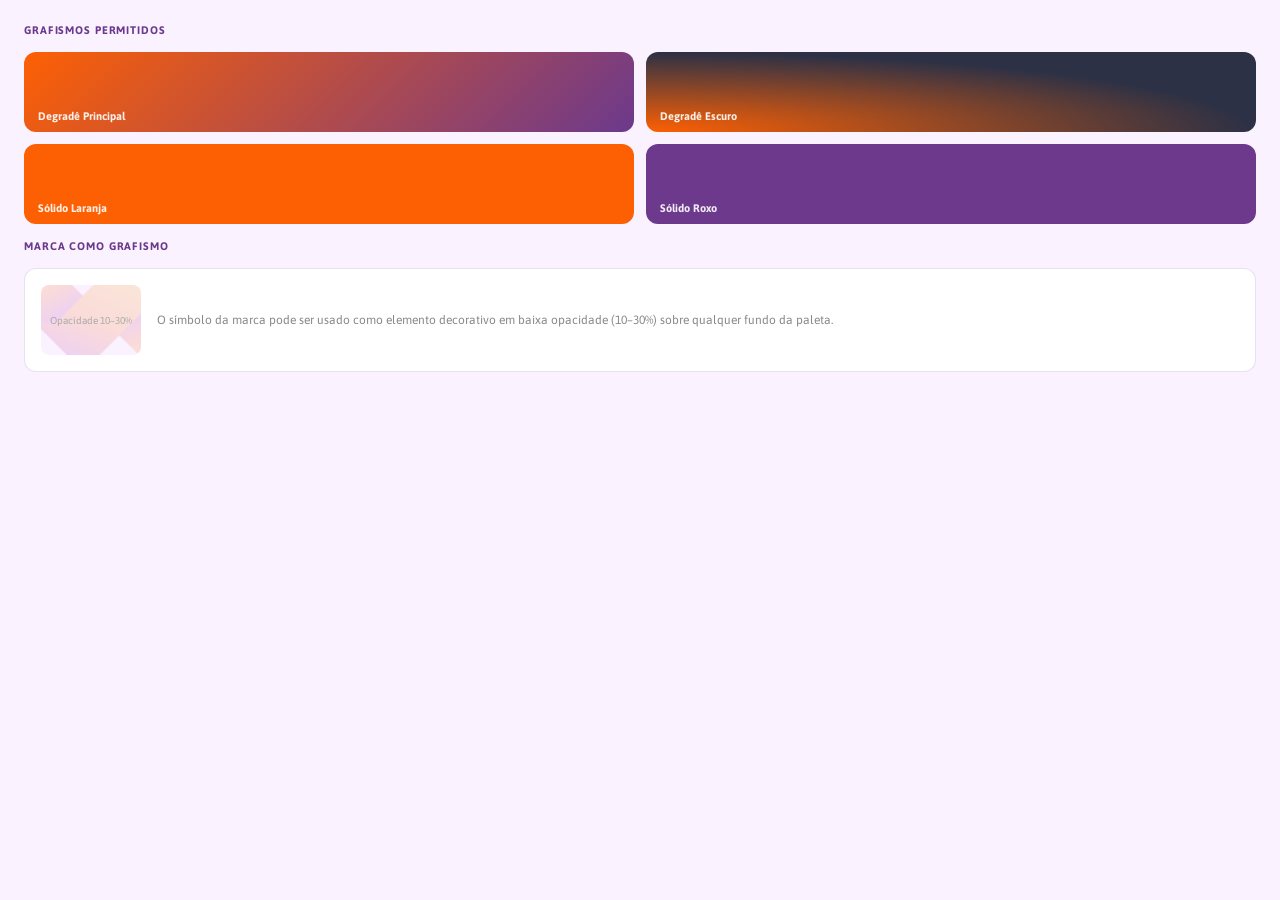
<file: preview/brand-grafismos.html>
<!DOCTYPE html>
<html><head><meta charset="UTF-8">
<link href="https://fonts.googleapis.com/css2?family=ASAP:wght@400;700&display=swap" rel="stylesheet">
<style>
* { margin: 0; box-sizing: border-box; }
body { font-family: 'ASAP', sans-serif; background: #FAF3FF; padding: 24px; display: flex; flex-direction: column; gap: 16px; }
.grid { display: grid; grid-template-columns: 1fr 1fr; gap: 12px; }
.grad-box { height: 80px; border-radius: 12px; display: flex; align-items: flex-end; padding: 10px 14px; }
.grad-label { font-size: 11px; font-weight: 700; color: rgba(255,255,255,0.9); }
.section-label { font-size: 11px; font-weight: 700; color: #6C398D; text-transform: uppercase; letter-spacing: 0.08em; }
.grafismo-box { border-radius: 12px; background: #fff; border: 1px solid rgba(108,57,141,0.15); padding: 16px; display: flex; align-items: center; gap: 16px; }
.gfx { position: relative; width: 100px; height: 70px; overflow: hidden; border-radius: 8px; background: #FAF3FF; }
.gfx img { position: absolute; width: 160%; opacity: 0.15; top: -20%; left: -20%; }
.gfx-outline img { opacity: 0; }
.gfx-desc { font-size: 12px; color: #888; line-height: 1.5; }
</style>
</head><body>

<div class="section-label">Grafismos permitidos</div>
<div class="grid">
  <div class="grad-box" style="background:linear-gradient(135deg,#FD6003,#6C398D)">
    <div class="grad-label">Degradê Principal</div>
  </div>
  <div class="grad-box" style="background:radial-gradient(ellipse at bottom left,#FD6003,#2D3145 70%)">
    <div class="grad-label">Degradê Escuro</div>
  </div>
  <div class="grad-box" style="background:#FD6003">
    <div class="grad-label">Sólido Laranja</div>
  </div>
  <div class="grad-box" style="background:#6C398D">
    <div class="grad-label">Sólido Roxo</div>
  </div>
</div>

<div class="section-label">Marca como grafismo</div>
<div class="grafismo-box">
  <div class="gfx">
    <img src="../assets/seufisio-icon.png" alt="">
    <div style="position:absolute;inset:0;display:flex;align-items:center;justify-content:center;font-size:10px;color:#aaa">Opacidade 10–30%</div>
  </div>
  <div class="gfx-desc">O símbolo da marca pode ser usado como elemento decorativo em baixa opacidade (10–30%) sobre qualquer fundo da paleta.</div>
</div>

</body></html>
</file>
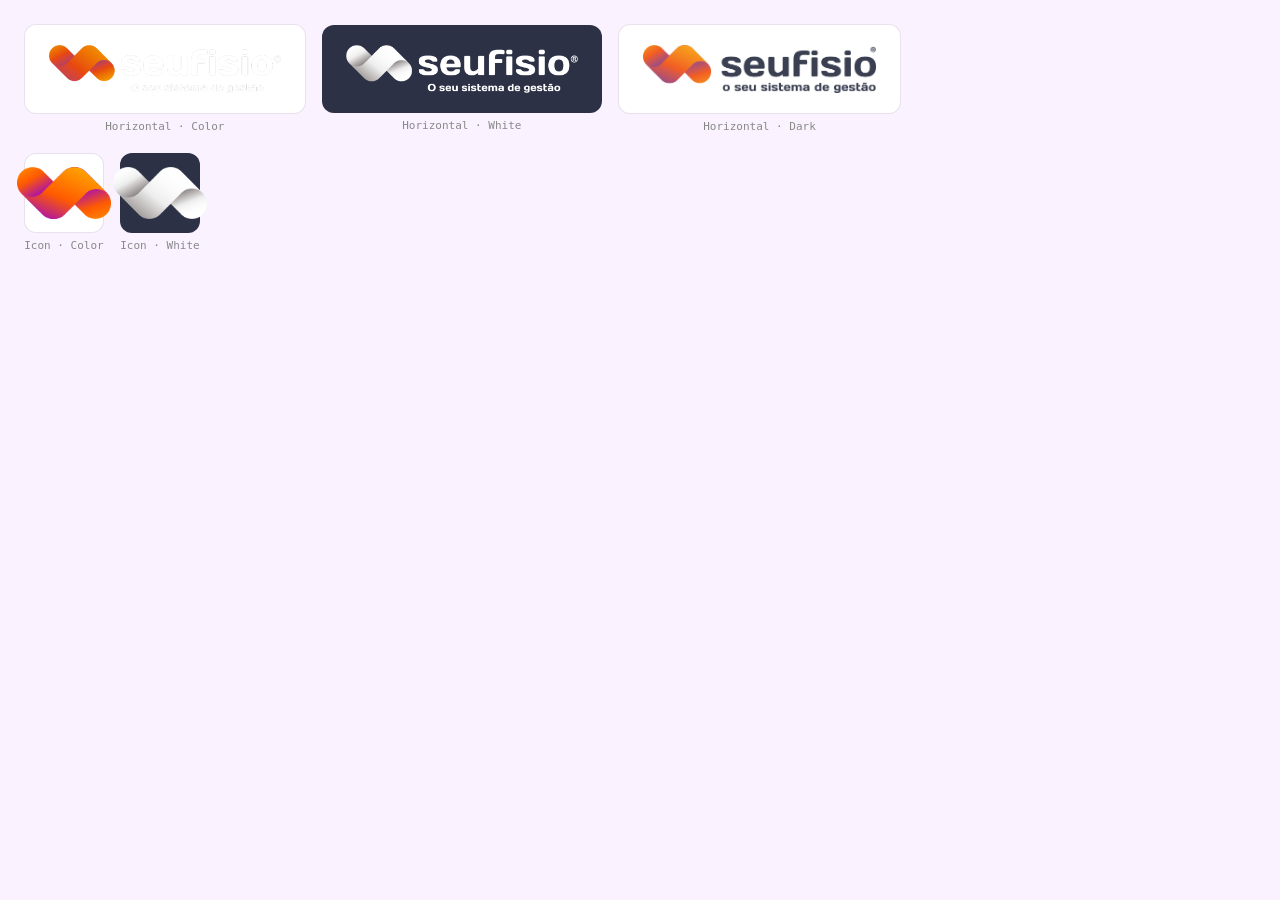
<file: preview/brand-logos.html>
<!DOCTYPE html>
<html><head><meta charset="UTF-8">
<link href="https://fonts.googleapis.com/css2?family=ASAP:wght@400;700&display=swap" rel="stylesheet">
<style>
* { margin: 0; box-sizing: border-box; }
body { font-family: 'ASAP', sans-serif; background: #FAF3FF; padding: 24px; display: flex; flex-direction: column; gap: 20px; }
.row { display: flex; gap: 16px; align-items: center; flex-wrap: wrap; }
.logo-box { border-radius: 12px; display: flex; align-items: center; justify-content: center; padding: 20px 24px; }
img { display: block; max-height: 48px; width: auto; }
.label { font-size: 11px; color: #888; margin-top: 6px; text-align: center; font-family: monospace; }
.item { display: flex; flex-direction: column; align-items: center; }
</style>
</head><body>

<div class="row">
  <div class="item">
    <div class="logo-box" style="background:#fff;border:1px solid rgba(108,57,141,0.15)">
      <img src="../assets/seufisio-horizon.png" alt="logo horizon color">
    </div>
    <div class="label">Horizontal · Color</div>
  </div>
  <div class="item">
    <div class="logo-box" style="background:#2D3145">
      <img src="../assets/seufisio-white-horizon.png" alt="logo horizon white">
    </div>
    <div class="label">Horizontal · White</div>
  </div>
  <div class="item">
    <div class="logo-box" style="background:#fff;border:1px solid rgba(108,57,141,0.15)">
      <img src="../assets/seufisio-black-horizon.png" alt="logo horizon dark">
    </div>
    <div class="label">Horizontal · Dark</div>
  </div>
</div>

<div class="row">
  <div class="item">
    <div class="logo-box" style="background:#fff;border:1px solid rgba(108,57,141,0.15);width:80px;height:80px;">
      <img src="../assets/seufisio-icon.png" alt="icon color" style="max-height:52px">
    </div>
    <div class="label">Icon · Color</div>
  </div>
  <div class="item">
    <div class="logo-box" style="background:#2D3145;width:80px;height:80px;">
      <img src="../assets/seufisio-white-icon.png" alt="icon white" style="max-height:52px">
    </div>
    <div class="label">Icon · White</div>
  </div>
</div>

</body></html>
</file>
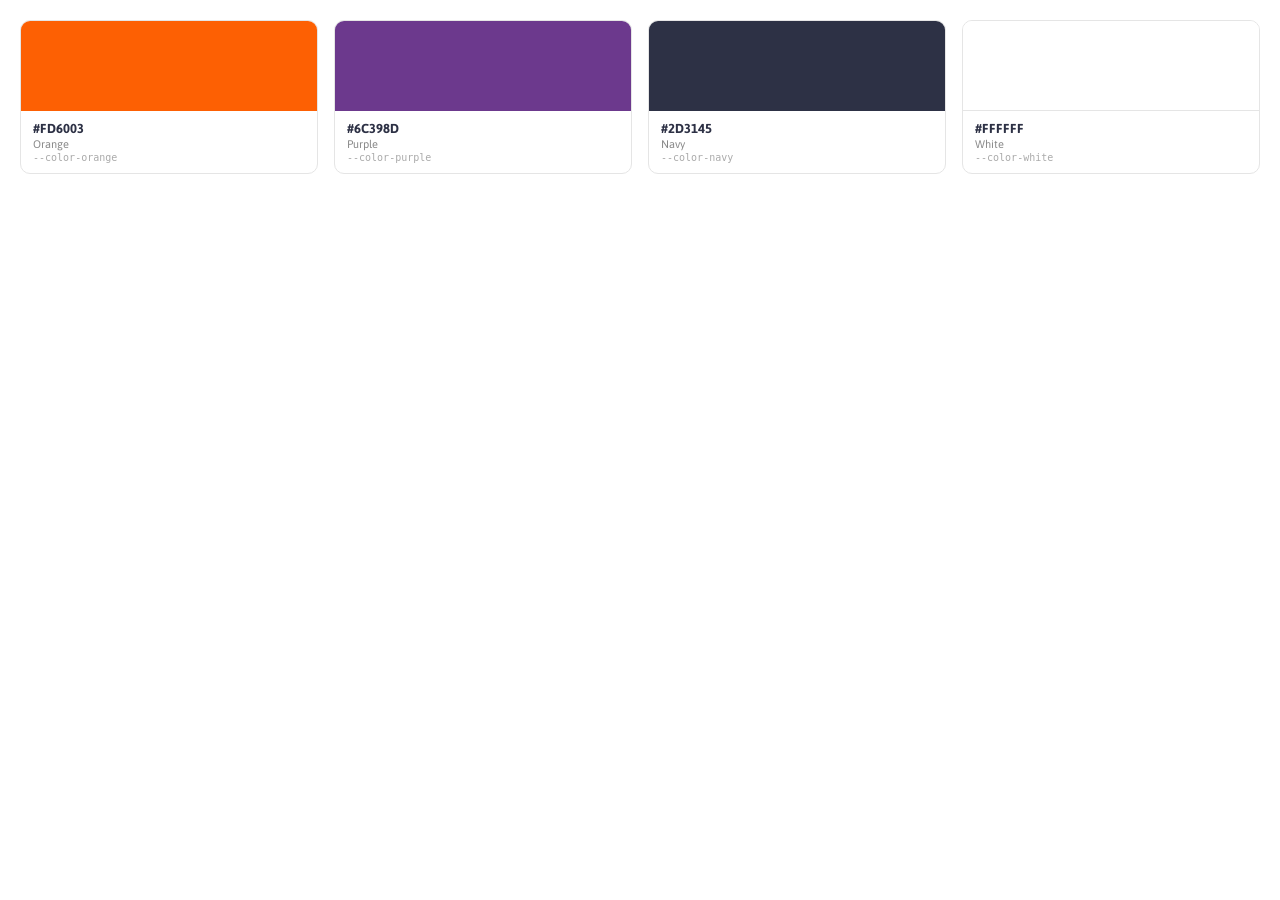
<file: preview/colors-primary.html>
<!DOCTYPE html>
<html><head><meta charset="UTF-8">
<link href="https://fonts.googleapis.com/css2?family=ASAP:wght@400;700&display=swap" rel="stylesheet">
<style>
* { margin: 0; box-sizing: border-box; }
body { font-family: 'ASAP', sans-serif; background: #fff; padding: 20px; display: flex; gap: 16px; }
.swatch { border-radius: 10px; overflow: hidden; flex: 1; }
.color-block { height: 90px; }
.info { padding: 10px 12px; }
.hex { font-size: 13px; font-weight: 700; color: #2D3145; }
.name { font-size: 11px; color: #888; margin-top: 2px; }
.token { font-size: 10px; color: #aaa; font-family: monospace; margin-top: 2px; }
.border { border: 1px solid #e5e5e5; }
</style>
</head><body>
<div class="swatch border">
  <div class="color-block" style="background:#FD6003"></div>
  <div class="info"><div class="hex">#FD6003</div><div class="name">Orange</div><div class="token">--color-orange</div></div>
</div>
<div class="swatch border">
  <div class="color-block" style="background:#6C398D"></div>
  <div class="info"><div class="hex">#6C398D</div><div class="name">Purple</div><div class="token">--color-purple</div></div>
</div>
<div class="swatch border">
  <div class="color-block" style="background:#2D3145"></div>
  <div class="info"><div class="hex">#2D3145</div><div class="name">Navy</div><div class="token">--color-navy</div></div>
</div>
<div class="swatch border">
  <div class="color-block" style="background:#fff; border-bottom: 1px solid #e5e5e5;"></div>
  <div class="info"><div class="hex">#FFFFFF</div><div class="name">White</div><div class="token">--color-white</div></div>
</div>
</body></html>
</file>
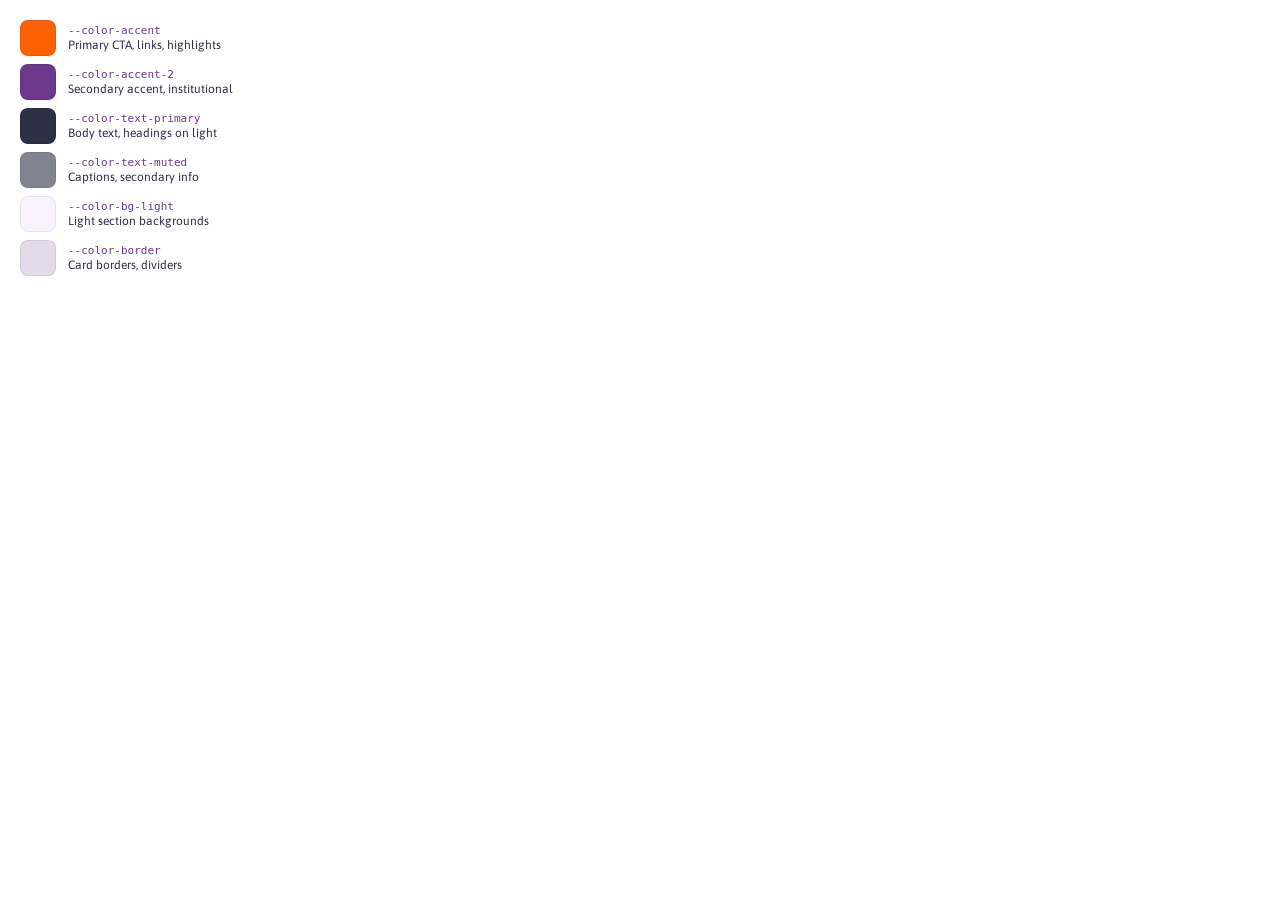
<file: preview/colors-semantic.html>
<!DOCTYPE html>
<html><head><meta charset="UTF-8">
<link href="https://fonts.googleapis.com/css2?family=ASAP:wght@400;600;700&display=swap" rel="stylesheet">
<style>
* { margin: 0; box-sizing: border-box; }
body { font-family: 'ASAP', sans-serif; background: #fff; padding: 20px; display: flex; flex-direction: column; gap: 8px; }
.row { display: flex; align-items: center; gap: 12px; }
.dot { width: 36px; height: 36px; border-radius: 8px; flex-shrink: 0; border: 1px solid rgba(0,0,0,0.08); }
.meta { display: flex; flex-direction: column; gap: 1px; }
.token { font-family: monospace; font-size: 11px; color: #6C398D; }
.desc { font-size: 12px; color: #2D3145; }
</style>
</head><body>
<div class="row"><div class="dot" style="background:#FD6003"></div><div class="meta"><div class="token">--color-accent</div><div class="desc">Primary CTA, links, highlights</div></div></div>
<div class="row"><div class="dot" style="background:#6C398D"></div><div class="meta"><div class="token">--color-accent-2</div><div class="desc">Secondary accent, institutional</div></div></div>
<div class="row"><div class="dot" style="background:#2D3145"></div><div class="meta"><div class="token">--color-text-primary</div><div class="desc">Body text, headings on light</div></div></div>
<div class="row"><div class="dot" style="background:rgba(45,49,69,0.60)"></div><div class="meta"><div class="token">--color-text-muted</div><div class="desc">Captions, secondary info</div></div></div>
<div class="row"><div class="dot" style="background:#FAF3FF; border: 1px solid #e5e5e5;"></div><div class="meta"><div class="token">--color-bg-light</div><div class="desc">Light section backgrounds</div></div></div>
<div class="row"><div class="dot" style="background:rgba(108,57,141,0.18)"></div><div class="meta"><div class="token">--color-border</div><div class="desc">Card borders, dividers</div></div></div>
</body></html>
</file>
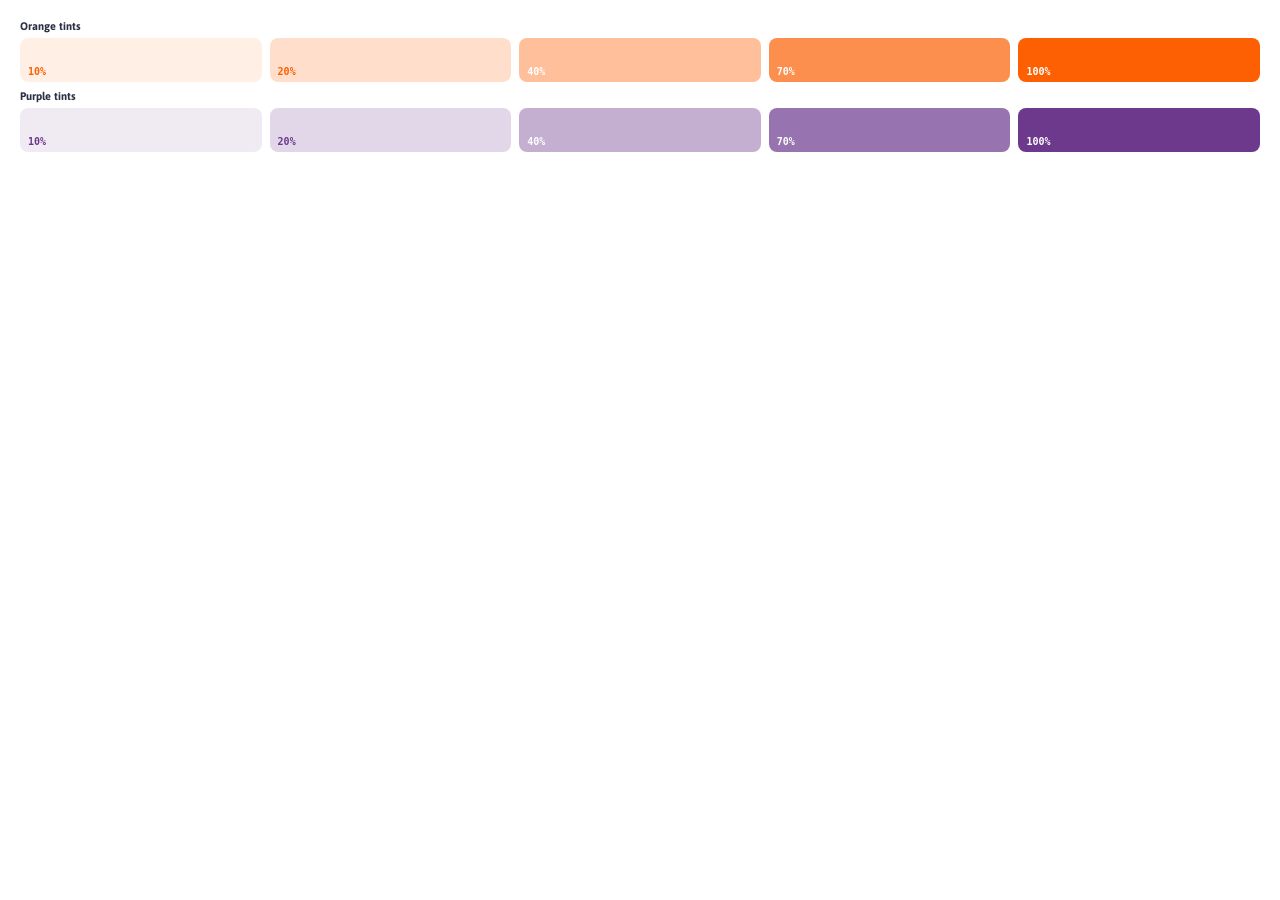
<file: preview/colors-tints.html>
<!DOCTYPE html>
<html><head><meta charset="UTF-8">
<link href="https://fonts.googleapis.com/css2?family=ASAP:wght@400;700&display=swap" rel="stylesheet">
<style>
* { margin: 0; box-sizing: border-box; }
body { font-family: 'ASAP', sans-serif; background: #fff; padding: 20px; }
.row { display: flex; gap: 8px; margin-bottom: 8px; }
.chip { flex: 1; height: 44px; border-radius: 8px; display: flex; align-items: flex-end; padding: 5px 8px; font-size: 10px; font-weight: 700; font-family: monospace; }
.label { font-size: 11px; font-weight: 700; color: #2D3145; margin-bottom: 6px; }
</style>
</head><body>
<div class="label">Orange tints</div>
<div class="row">
  <div class="chip" style="background:rgba(253,96,3,0.10); color:#FD6003;">10%</div>
  <div class="chip" style="background:rgba(253,96,3,0.20); color:#FD6003;">20%</div>
  <div class="chip" style="background:rgba(253,96,3,0.40); color:#fff;">40%</div>
  <div class="chip" style="background:rgba(253,96,3,0.70); color:#fff;">70%</div>
  <div class="chip" style="background:#FD6003; color:#fff;">100%</div>
</div>
<div class="label">Purple tints</div>
<div class="row">
  <div class="chip" style="background:rgba(108,57,141,0.10); color:#6C398D;">10%</div>
  <div class="chip" style="background:rgba(108,57,141,0.20); color:#6C398D;">20%</div>
  <div class="chip" style="background:rgba(108,57,141,0.40); color:#fff;">40%</div>
  <div class="chip" style="background:rgba(108,57,141,0.70); color:#fff;">70%</div>
  <div class="chip" style="background:#6C398D; color:#fff;">100%</div>
</div>
</body></html>
</file>
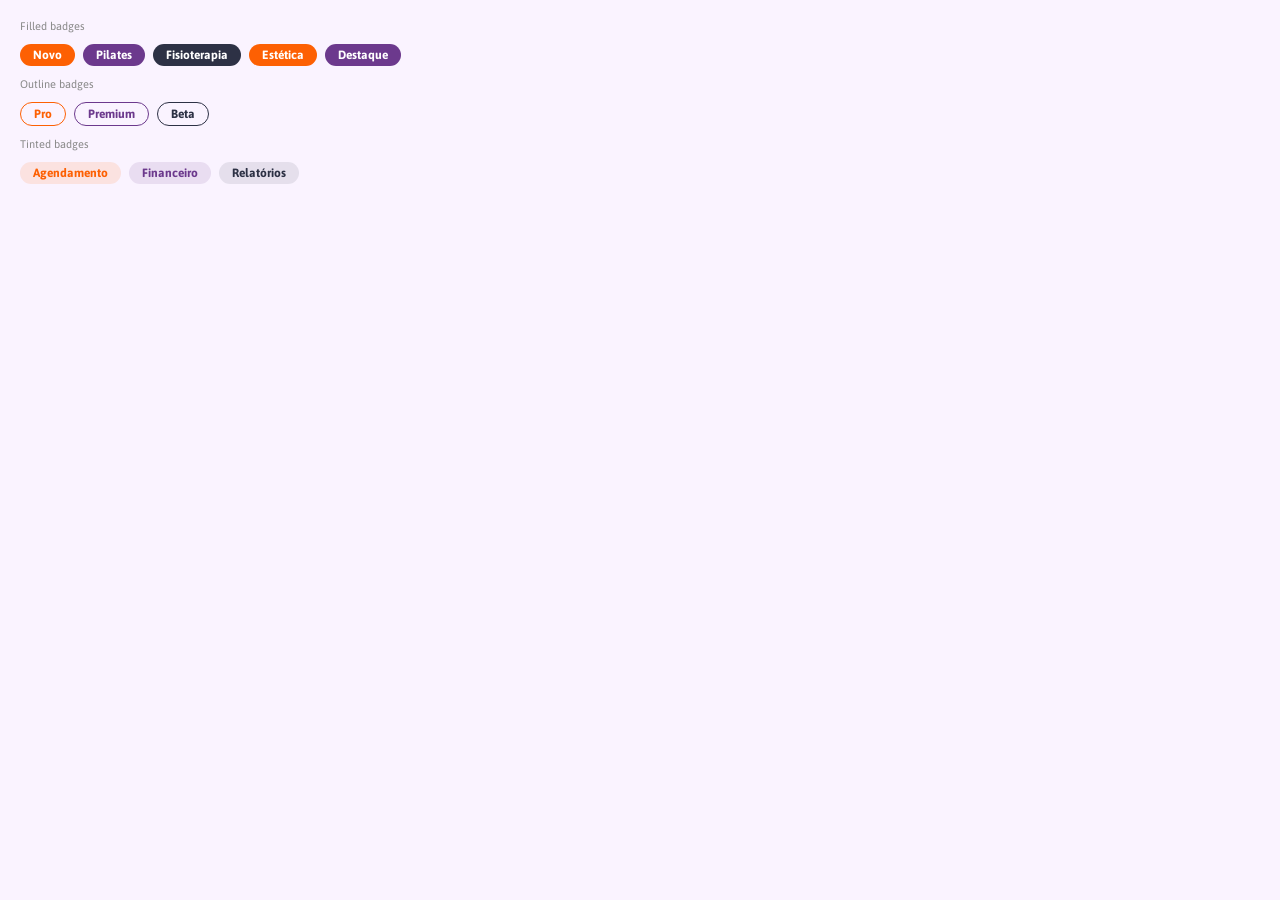
<file: preview/components-badges.html>
<!DOCTYPE html>
<html><head><meta charset="UTF-8">
<link href="https://fonts.googleapis.com/css2?family=ASAP:wght@400;600;700&display=swap" rel="stylesheet">
<style>
* { margin: 0; box-sizing: border-box; }
body { font-family: 'ASAP', sans-serif; background: #FAF3FF; padding: 20px; display: flex; flex-direction: column; gap: 12px; }
.row { display: flex; gap: 8px; flex-wrap: wrap; align-items: center; }
.label { font-size: 11px; color: #888; }
.badge { display: inline-block; font-family: 'ASAP', sans-serif; font-weight: 700; font-size: 12px; border-radius: 100px; padding: 4px 13px; }
</style>
</head><body>

<div class="label">Filled badges</div>
<div class="row">
  <span class="badge" style="background:#FD6003;color:#fff">Novo</span>
  <span class="badge" style="background:#6C398D;color:#fff">Pilates</span>
  <span class="badge" style="background:#2D3145;color:#fff">Fisioterapia</span>
  <span class="badge" style="background:#FD6003;color:#fff">Estética</span>
  <span class="badge" style="background:#6C398D;color:#fff">Destaque</span>
</div>

<div class="label">Outline badges</div>
<div class="row">
  <span class="badge" style="background:transparent;color:#FD6003;border:1.5px solid #FD6003">Pro</span>
  <span class="badge" style="background:transparent;color:#6C398D;border:1.5px solid #6C398D">Premium</span>
  <span class="badge" style="background:transparent;color:#2D3145;border:1.5px solid #2D3145">Beta</span>
</div>

<div class="label">Tinted badges</div>
<div class="row">
  <span class="badge" style="background:rgba(253,96,3,0.12);color:#FD6003">Agendamento</span>
  <span class="badge" style="background:rgba(108,57,141,0.12);color:#6C398D">Financeiro</span>
  <span class="badge" style="background:rgba(45,49,69,0.10);color:#2D3145">Relatórios</span>
</div>

</body></html>
</file>
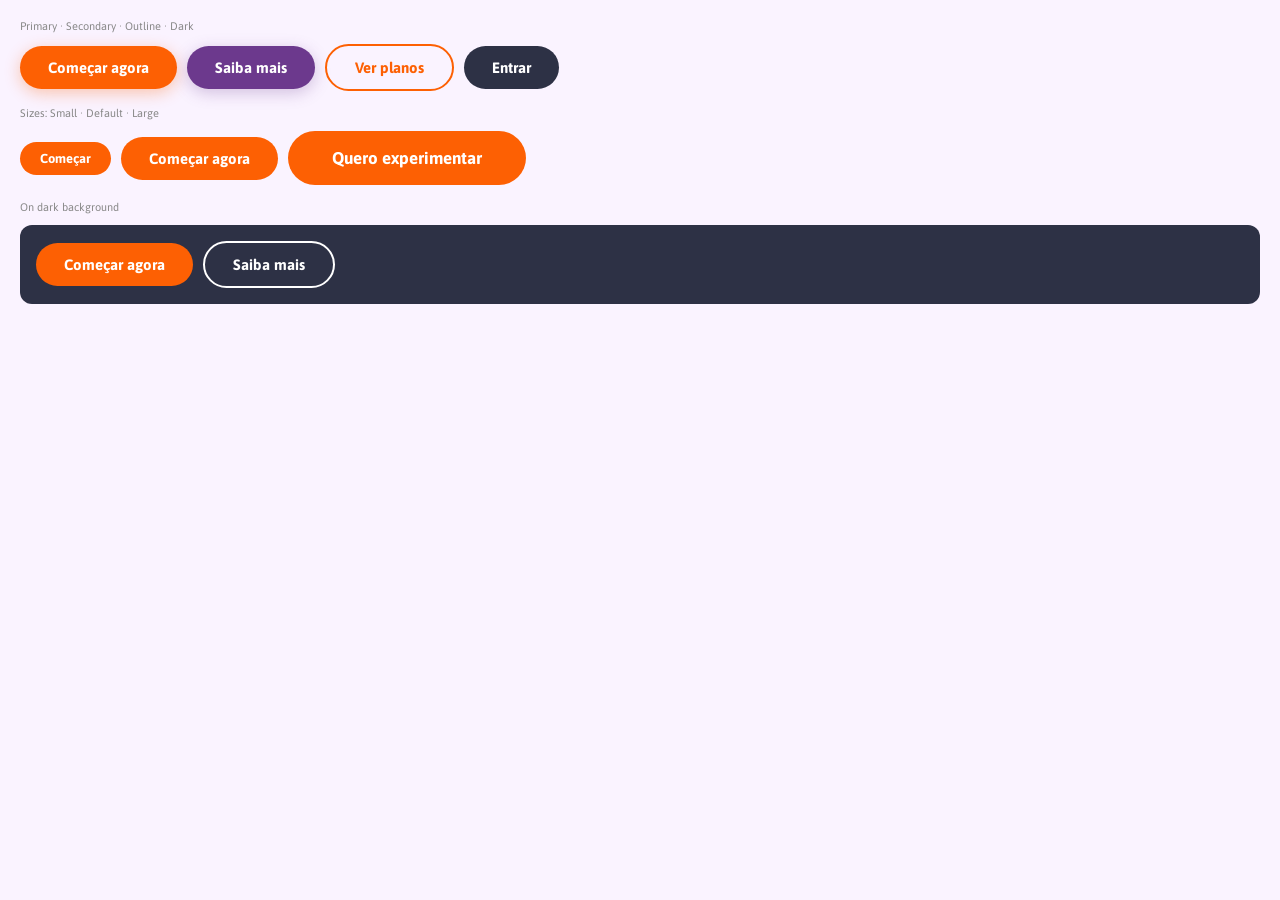
<file: preview/components-buttons.html>
<!DOCTYPE html>
<html><head><meta charset="UTF-8">
<link href="https://fonts.googleapis.com/css2?family=ASAP:wght@400;700&display=swap" rel="stylesheet">
<style>
* { margin: 0; box-sizing: border-box; }
body { font-family: 'ASAP', sans-serif; background: #FAF3FF; padding: 20px; display: flex; flex-direction: column; gap: 16px; }
.row { display: flex; gap: 10px; flex-wrap: wrap; align-items: center; }
.label { font-size: 11px; color: #888; width: 100%; margin-bottom: -4px; }
.btn { display: inline-flex; align-items: center; font-family: 'ASAP', sans-serif; font-weight: 700; border-radius: 100px; border: none; cursor: pointer; transition: opacity 0.15s; padding: 13px 28px; font-size: 15px; text-decoration: none; }
.btn-sm { padding: 9px 20px; font-size: 13px; }
.btn-lg { padding: 17px 44px; font-size: 17px; }
</style>
</head><body>

<div class="label">Primary · Secondary · Outline · Dark</div>
<div class="row">
  <button class="btn" style="background:#FD6003;color:#fff;box-shadow:0 4px 16px rgba(253,96,3,0.32)">Começar agora</button>
  <button class="btn" style="background:#6C398D;color:#fff;box-shadow:0 4px 16px rgba(108,57,141,0.28)">Saiba mais</button>
  <button class="btn" style="background:transparent;color:#FD6003;border:2px solid #FD6003">Ver planos</button>
  <button class="btn" style="background:#2D3145;color:#fff">Entrar</button>
</div>

<div class="label">Sizes: Small · Default · Large</div>
<div class="row">
  <button class="btn btn-sm" style="background:#FD6003;color:#fff">Começar</button>
  <button class="btn" style="background:#FD6003;color:#fff">Começar agora</button>
  <button class="btn btn-lg" style="background:#FD6003;color:#fff">Quero experimentar</button>
</div>

<div class="label">On dark background</div>
<div class="row" style="background:#2D3145;border-radius:12px;padding:16px;">
  <button class="btn" style="background:#FD6003;color:#fff">Começar agora</button>
  <button class="btn" style="background:transparent;color:#fff;border:2px solid #fff">Saiba mais</button>
</div>

</body></html>
</file>
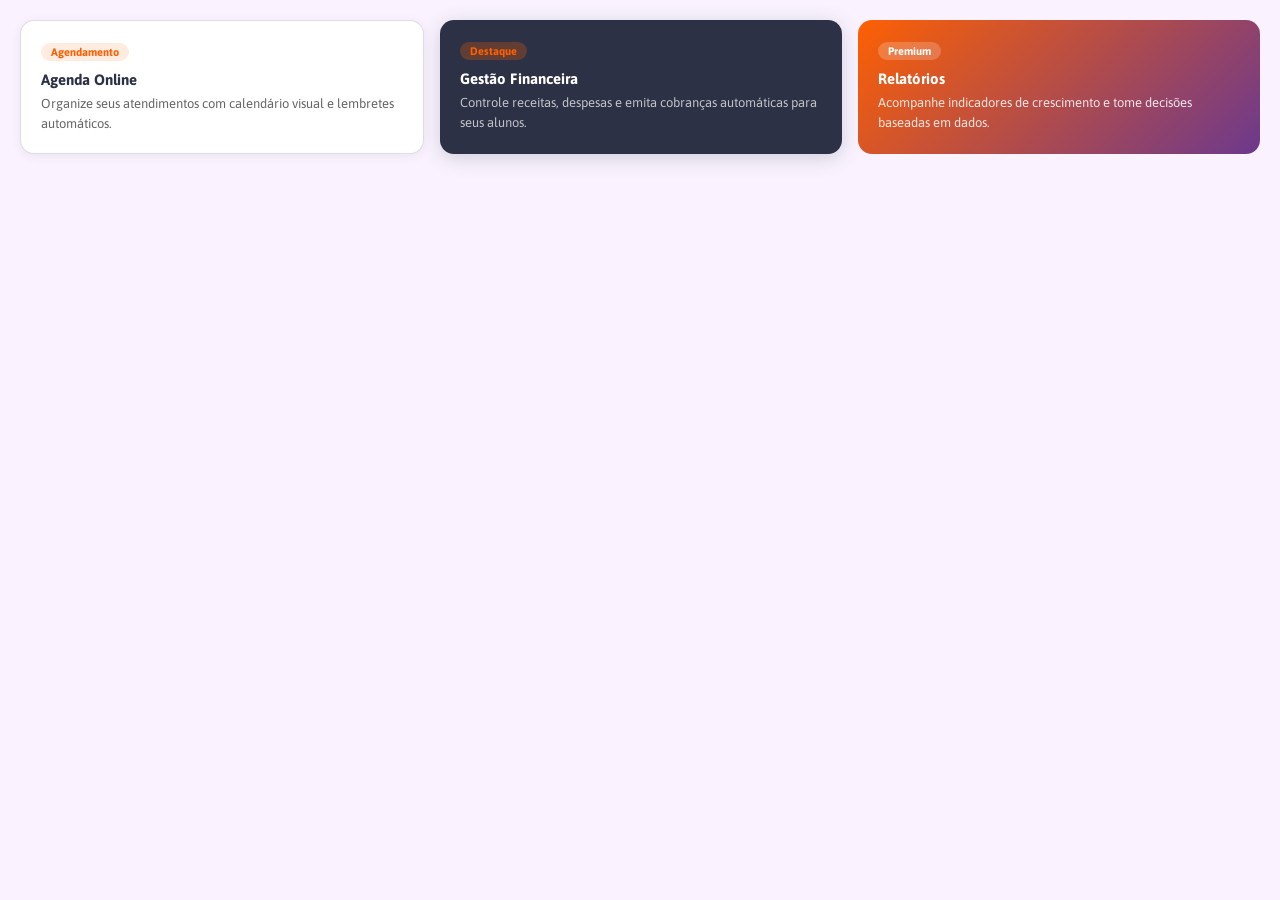
<file: preview/components-cards.html>
<!DOCTYPE html>
<html><head><meta charset="UTF-8">
<link href="https://fonts.googleapis.com/css2?family=ASAP:wght@400;600;700&display=swap" rel="stylesheet">
<style>
* { margin: 0; box-sizing: border-box; }
body { font-family: 'ASAP', sans-serif; background: #FAF3FF; padding: 20px; display: flex; gap: 16px; flex-wrap: wrap; }
.card { border-radius: 14px; padding: 20px; flex: 1; min-width: 180px; }
.card-title { font-size: 15px; font-weight: 700; margin-bottom: 6px; }
.card-body { font-size: 13px; line-height: 1.5; }
.tag { display: inline-block; border-radius: 100px; padding: 3px 10px; font-size: 11px; font-weight: 700; margin-bottom: 10px; }
</style>
</head><body>

<div class="card" style="background:#fff;border:1px solid rgba(108,57,141,0.18);box-shadow:0 2px 10px rgba(45,49,69,0.08)">
  <div class="tag" style="background:rgba(253,96,3,0.12);color:#FD6003">Agendamento</div>
  <div class="card-title" style="color:#2D3145">Agenda Online</div>
  <div class="card-body" style="color:#666">Organize seus atendimentos com calendário visual e lembretes automáticos.</div>
</div>

<div class="card" style="background:#2D3145;border:none;box-shadow:0 4px 20px rgba(45,49,69,0.2)">
  <div class="tag" style="background:rgba(253,96,3,0.25);color:#FD6003">Destaque</div>
  <div class="card-title" style="color:#fff">Gestão Financeira</div>
  <div class="card-body" style="color:rgba(255,255,255,0.7)">Controle receitas, despesas e emita cobranças automáticas para seus alunos.</div>
</div>

<div class="card" style="background:linear-gradient(135deg,#FD6003,#6C398D);border:none;">
  <div class="tag" style="background:rgba(255,255,255,0.2);color:#fff">Premium</div>
  <div class="card-title" style="color:#fff">Relatórios</div>
  <div class="card-body" style="color:rgba(255,255,255,0.85)">Acompanhe indicadores de crescimento e tome decisões baseadas em dados.</div>
</div>

</body></html>
</file>
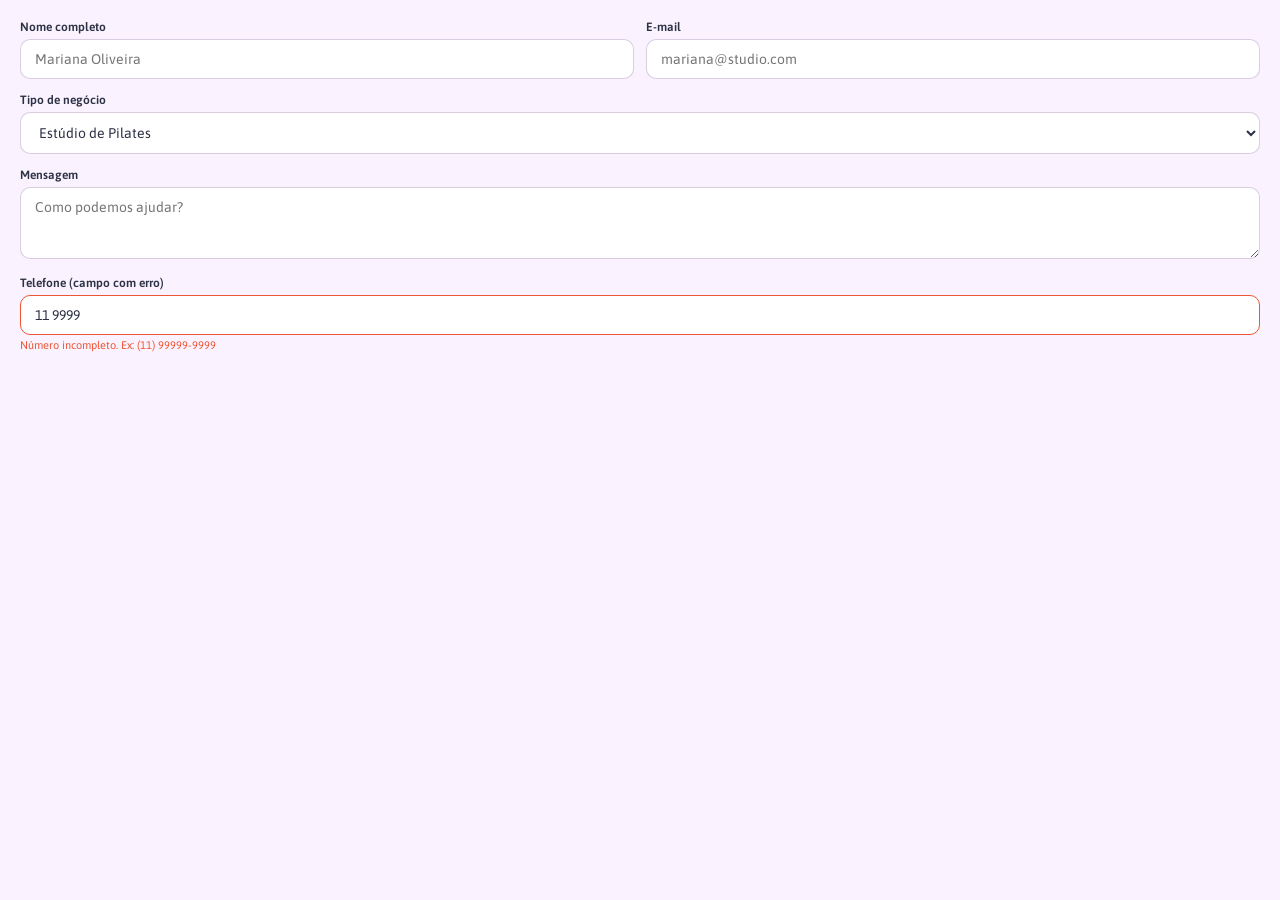
<file: preview/components-forms.html>
<!DOCTYPE html>
<html><head><meta charset="UTF-8">
<link href="https://fonts.googleapis.com/css2?family=ASAP:wght@400;600;700&display=swap" rel="stylesheet">
<style>
* { margin: 0; box-sizing: border-box; }
body { font-family: 'ASAP', sans-serif; background: #FAF3FF; padding: 20px; display: flex; flex-direction: column; gap: 14px; }
label { display: block; font-size: 12px; font-weight: 600; color: #2D3145; margin-bottom: 5px; }
input, select, textarea {
  width: 100%; font-family: 'ASAP', sans-serif; font-size: 14px;
  border: 1.5px solid rgba(108,57,141,0.25); border-radius: 10px;
  padding: 11px 14px; color: #2D3145; background: #fff; outline: none;
  transition: border-color 0.15s;
}
input:focus, select:focus { border-color: #FD6003; box-shadow: 0 0 0 3px rgba(253,96,3,0.12); }
.row { display: flex; gap: 12px; }
.field { flex: 1; }
input.error { border-color: #e53; }
.hint { font-size: 11px; color: #888; margin-top: 4px; }
.hint.error { color: #e53; }
</style>
</head><body>
<div class="row">
  <div class="field"><label>Nome completo</label><input type="text" placeholder="Mariana Oliveira"></div>
  <div class="field"><label>E-mail</label><input type="email" placeholder="mariana@studio.com"></div>
</div>
<div class="field"><label>Tipo de negócio</label>
  <select><option>Estúdio de Pilates</option><option>Clínica de Fisioterapia</option><option>Espaço de Estética</option></select>
</div>
<div class="field">
  <label>Mensagem</label>
  <textarea rows="3" placeholder="Como podemos ajudar?"></textarea>
</div>
<div class="field">
  <label>Telefone (campo com erro)</label>
  <input class="error" type="text" value="11 9999">
  <div class="hint error">Número incompleto. Ex: (11) 99999-9999</div>
</div>
</body></html>
</file>
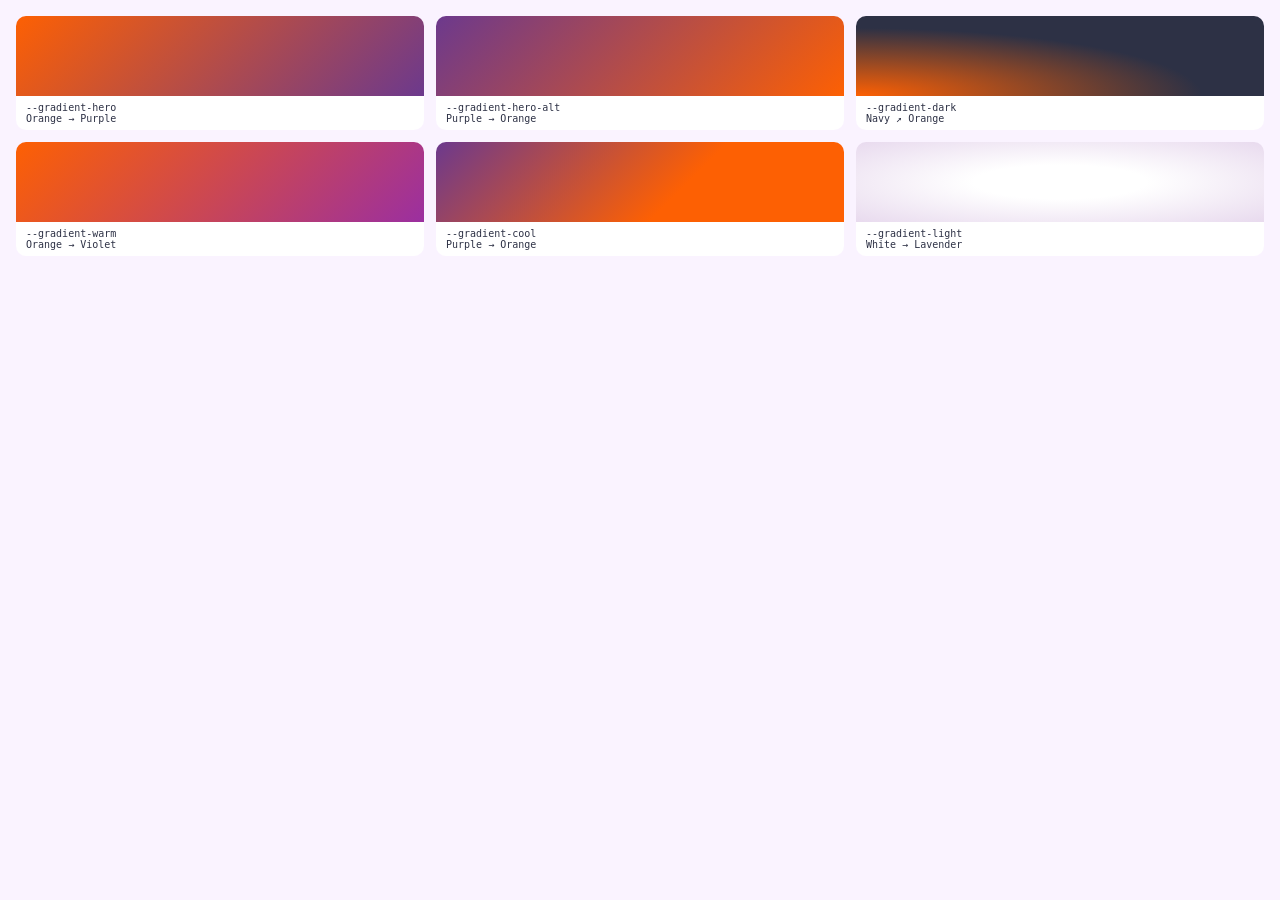
<file: preview/gradients.html>
<!DOCTYPE html>
<html><head><meta charset="UTF-8">
<link href="https://fonts.googleapis.com/css2?family=ASAP:wght@700&display=swap" rel="stylesheet">
<style>
* { margin: 0; box-sizing: border-box; }
body { font-family: 'ASAP', sans-serif; background: #FAF3FF; padding: 16px; display: grid; grid-template-columns: 1fr 1fr 1fr; gap: 12px; }
.card { border-radius: 10px; overflow: hidden; }
.grad { height: 80px; }
.info { padding: 6px 10px; background: white; font-size: 10px; font-family: monospace; color: #2D3145; }
</style>
</head><body>
<div class="card">
  <div class="grad" style="background: linear-gradient(135deg, #FD6003, #6C398D)"></div>
  <div class="info">--gradient-hero<br>Orange → Purple</div>
</div>
<div class="card">
  <div class="grad" style="background: linear-gradient(135deg, #6C398D, #FD6003)"></div>
  <div class="info">--gradient-hero-alt<br>Purple → Orange</div>
</div>
<div class="card">
  <div class="grad" style="background: radial-gradient(ellipse at bottom left, #FD6003, #2D3145 60%)"></div>
  <div class="info">--gradient-dark<br>Navy ↗ Orange</div>
</div>
<div class="card">
  <div class="grad" style="background: linear-gradient(135deg, #FD6003, #9B2FA0)"></div>
  <div class="info">--gradient-warm<br>Orange → Violet</div>
</div>
<div class="card">
  <div class="grad" style="background: linear-gradient(135deg, #6C398D, #FD6003 60%)"></div>
  <div class="info">--gradient-cool<br>Purple → Orange</div>
</div>
<div class="card">
  <div class="grad" style="background: radial-gradient(ellipse at center, #FFFFFF 30%, #E8DAEE 100%)"></div>
  <div class="info">--gradient-light<br>White → Lavender</div>
</div>
</body></html>
</file>
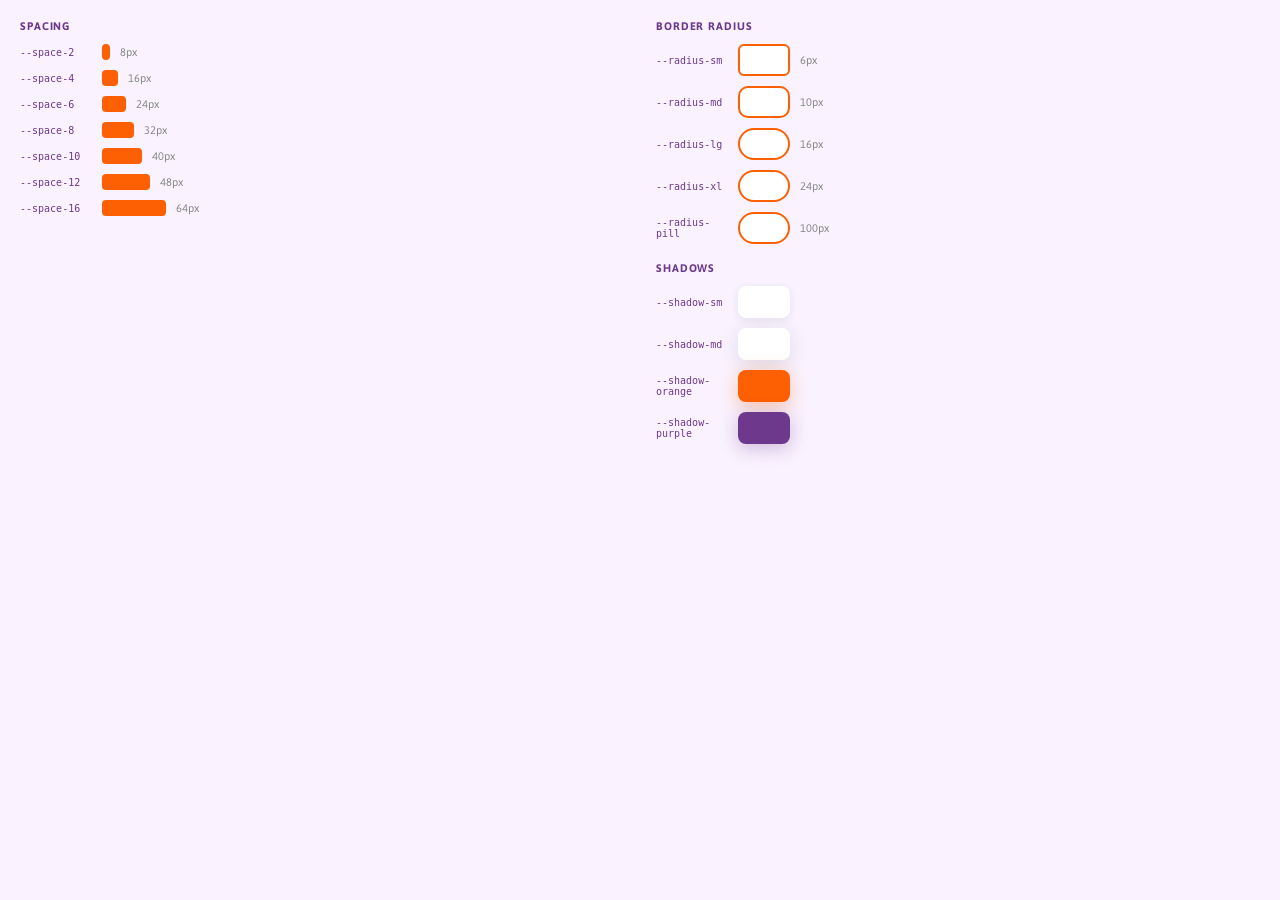
<file: preview/spacing-tokens.html>
<!DOCTYPE html>
<html><head><meta charset="UTF-8">
<link href="https://fonts.googleapis.com/css2?family=ASAP:wght@400;700&display=swap" rel="stylesheet">
<style>
* { margin: 0; box-sizing: border-box; }
body { font-family: 'ASAP', sans-serif; background: #FAF3FF; padding: 20px; display: flex; gap: 32px; }
.col { display: flex; flex-direction: column; gap: 10px; flex: 1; }
.section-label { font-size: 11px; font-weight: 700; color: #6C398D; text-transform: uppercase; letter-spacing: 0.08em; margin-bottom: 2px; }
.row { display: flex; align-items: center; gap: 10px; }
.box { background: #FD6003; border-radius: 4px; flex-shrink: 0; }
.token { font-family: monospace; font-size: 10px; color: #6C398D; width: 72px; flex-shrink: 0; }
.val { font-size: 11px; color: #888; }
.radius-demo { background: #fff; border: 2px solid #FD6003; width: 52px; height: 32px; flex-shrink: 0; }
.shadow-demo { background: #fff; width: 52px; height: 32px; border-radius: 8px; flex-shrink: 0; }
</style>
</head><body>

<div class="col">
  <div class="section-label">Spacing</div>
  <div class="row"><div class="token">--space-2</div><div class="box" style="width:8px;height:16px"></div><div class="val">8px</div></div>
  <div class="row"><div class="token">--space-4</div><div class="box" style="width:16px;height:16px"></div><div class="val">16px</div></div>
  <div class="row"><div class="token">--space-6</div><div class="box" style="width:24px;height:16px"></div><div class="val">24px</div></div>
  <div class="row"><div class="token">--space-8</div><div class="box" style="width:32px;height:16px"></div><div class="val">32px</div></div>
  <div class="row"><div class="token">--space-10</div><div class="box" style="width:40px;height:16px"></div><div class="val">40px</div></div>
  <div class="row"><div class="token">--space-12</div><div class="box" style="width:48px;height:16px"></div><div class="val">48px</div></div>
  <div class="row"><div class="token">--space-16</div><div class="box" style="width:64px;height:16px"></div><div class="val">64px</div></div>
</div>

<div class="col">
  <div class="section-label">Border Radius</div>
  <div class="row"><div class="token">--radius-sm</div><div class="radius-demo" style="border-radius:6px"></div><div class="val">6px</div></div>
  <div class="row"><div class="token">--radius-md</div><div class="radius-demo" style="border-radius:10px"></div><div class="val">10px</div></div>
  <div class="row"><div class="token">--radius-lg</div><div class="radius-demo" style="border-radius:16px"></div><div class="val">16px</div></div>
  <div class="row"><div class="token">--radius-xl</div><div class="radius-demo" style="border-radius:24px"></div><div class="val">24px</div></div>
  <div class="row"><div class="token">--radius-pill</div><div class="radius-demo" style="border-radius:100px"></div><div class="val">100px</div></div>

  <div class="section-label" style="margin-top:8px">Shadows</div>
  <div class="row"><div class="token">--shadow-sm</div><div class="shadow-demo" style="box-shadow:0 2px 8px rgba(45,49,69,.10)"></div></div>
  <div class="row"><div class="token">--shadow-md</div><div class="shadow-demo" style="box-shadow:0 4px 20px rgba(45,49,69,.14)"></div></div>
  <div class="row"><div class="token">--shadow-orange</div><div class="shadow-demo" style="background:#FD6003;box-shadow:0 4px 20px rgba(253,96,3,.35)"></div></div>
  <div class="row"><div class="token">--shadow-purple</div><div class="shadow-demo" style="background:#6C398D;box-shadow:0 4px 20px rgba(108,57,141,.32)"></div></div>
</div>

</body></html>
</file>
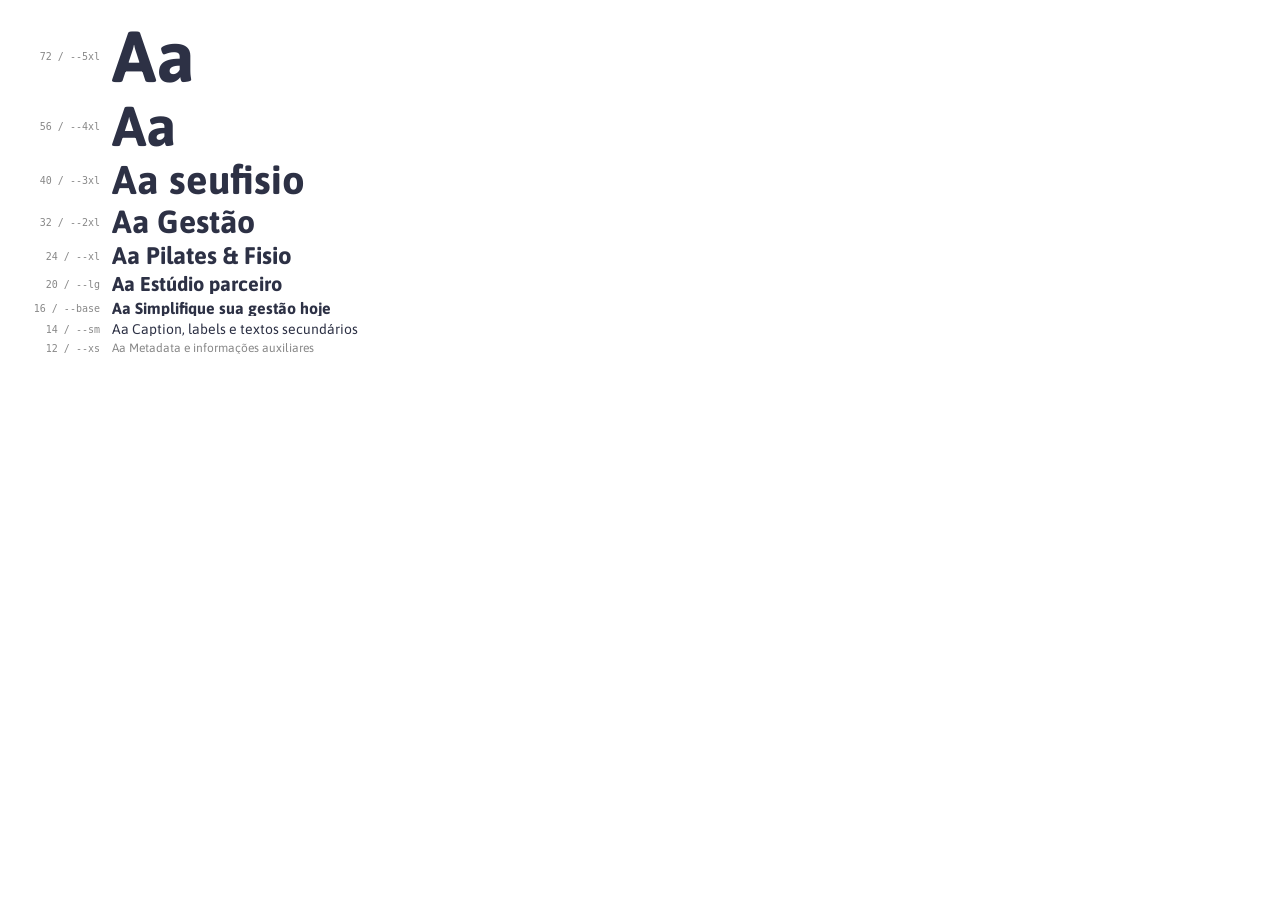
<file: preview/typography-scale.html>
<!DOCTYPE html>
<html><head><meta charset="UTF-8">
<link href="https://fonts.googleapis.com/css2?family=ASAP:wght@400;700&display=swap" rel="stylesheet">
<style>
* { margin: 0; box-sizing: border-box; }
body { font-family: 'ASAP', sans-serif; background: #fff; padding: 20px; display: flex; flex-direction: column; gap: 6px; }
.row { display: flex; align-items: center; gap: 12px; }
.bar { background: #FD6003; height: 4px; border-radius: 2px; }
.label { font-family: monospace; font-size: 10px; color: #888; width: 80px; flex-shrink: 0; text-align: right; }
.sample { color: #2D3145; font-weight: 700; white-space: nowrap; overflow: hidden; }
</style>
</head><body>
<div class="row"><div class="label">72 / --5xl</div><div class="sample" style="font-size:72px;line-height:1">Aa</div></div>
<div class="row"><div class="label">56 / --4xl</div><div class="sample" style="font-size:56px;line-height:1">Aa</div></div>
<div class="row"><div class="label">40 / --3xl</div><div class="sample" style="font-size:40px;line-height:1">Aa seufisio</div></div>
<div class="row"><div class="label">32 / --2xl</div><div class="sample" style="font-size:32px;line-height:1">Aa Gestão</div></div>
<div class="row"><div class="label">24 / --xl</div><div class="sample" style="font-size:24px;line-height:1">Aa Pilates &amp; Fisio</div></div>
<div class="row"><div class="label">20 / --lg</div><div class="sample" style="font-size:20px;line-height:1">Aa Estúdio parceiro</div></div>
<div class="row"><div class="label">16 / --base</div><div class="sample" style="font-size:16px;line-height:1">Aa Simplifique sua gestão hoje</div></div>
<div class="row"><div class="label">14 / --sm</div><div class="sample" style="font-size:14px;line-height:1;font-weight:400">Aa Caption, labels e textos secundários</div></div>
<div class="row"><div class="label">12 / --xs</div><div class="sample" style="font-size:12px;line-height:1;font-weight:400;color:#888">Aa Metadata e informações auxiliares</div></div>
</body></html>
</file>
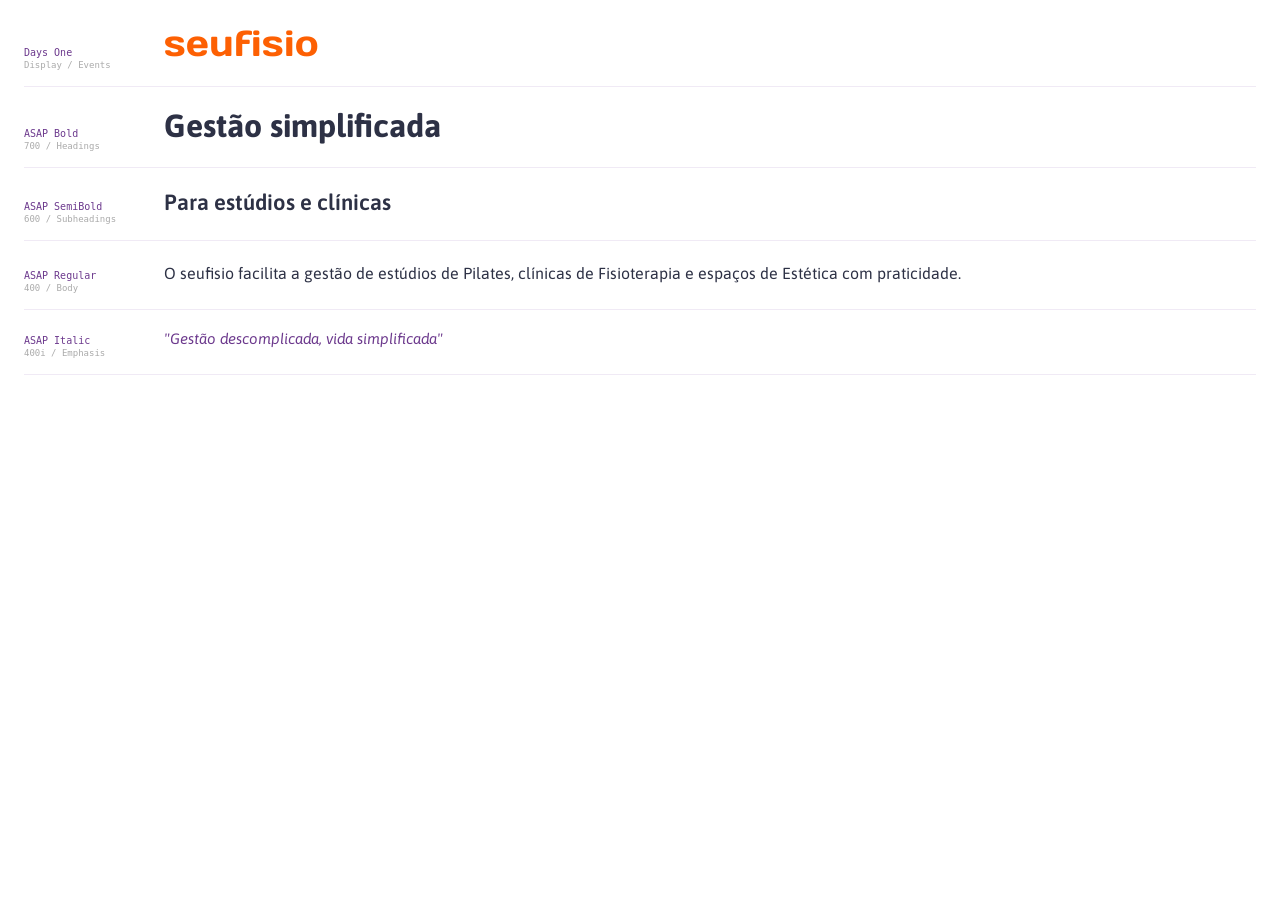
<file: preview/typography-specimens.html>
<!DOCTYPE html>
<html><head><meta charset="UTF-8">
<link href="https://fonts.googleapis.com/css2?family=Days+One&family=ASAP:ital,wght@0,400;0,700;1,400&display=swap" rel="stylesheet">
<style>
* { margin: 0; box-sizing: border-box; }
body { background: #fff; padding: 24px; display: flex; flex-direction: column; gap: 20px; }
.specimen { display: flex; align-items: baseline; gap: 20px; border-bottom: 1px solid #f0eaf5; padding-bottom: 16px; }
.meta { width: 120px; flex-shrink: 0; }
.meta-name { font-family: monospace; font-size: 10px; color: #6C398D; }
.meta-details { font-family: monospace; font-size: 9px; color: #aaa; margin-top: 2px; }
.sample { color: #2D3145; }
</style>
</head><body>

<div class="specimen">
  <div class="meta"><div class="meta-name">Days One</div><div class="meta-details">Display / Events</div></div>
  <div class="sample" style="font-family:'Days One',sans-serif; font-size:36px; line-height:1.1; color:#FD6003;">seufisio</div>
</div>

<div class="specimen">
  <div class="meta"><div class="meta-name">ASAP Bold</div><div class="meta-details">700 / Headings</div></div>
  <div class="sample" style="font-family:'ASAP',sans-serif; font-size:32px; font-weight:700; line-height:1.2;">Gestão simplificada</div>
</div>

<div class="specimen">
  <div class="meta"><div class="meta-name">ASAP SemiBold</div><div class="meta-details">600 / Subheadings</div></div>
  <div class="sample" style="font-family:'ASAP',sans-serif; font-size:22px; font-weight:600; line-height:1.3;">Para estúdios e clínicas</div>
</div>

<div class="specimen">
  <div class="meta"><div class="meta-name">ASAP Regular</div><div class="meta-details">400 / Body</div></div>
  <div class="sample" style="font-family:'ASAP',sans-serif; font-size:16px; font-weight:400; line-height:1.6; color:#2D3145;">O seufisio facilita a gestão de estúdios de Pilates, clínicas de Fisioterapia e espaços de Estética com praticidade.</div>
</div>

<div class="specimen">
  <div class="meta"><div class="meta-name">ASAP Italic</div><div class="meta-details">400i / Emphasis</div></div>
  <div class="sample" style="font-family:'ASAP',sans-serif; font-size:15px; font-style:italic; color:#6C398D;">"Gestão descomplicada, vida simplificada"</div>
</div>

</body></html>
</file>
